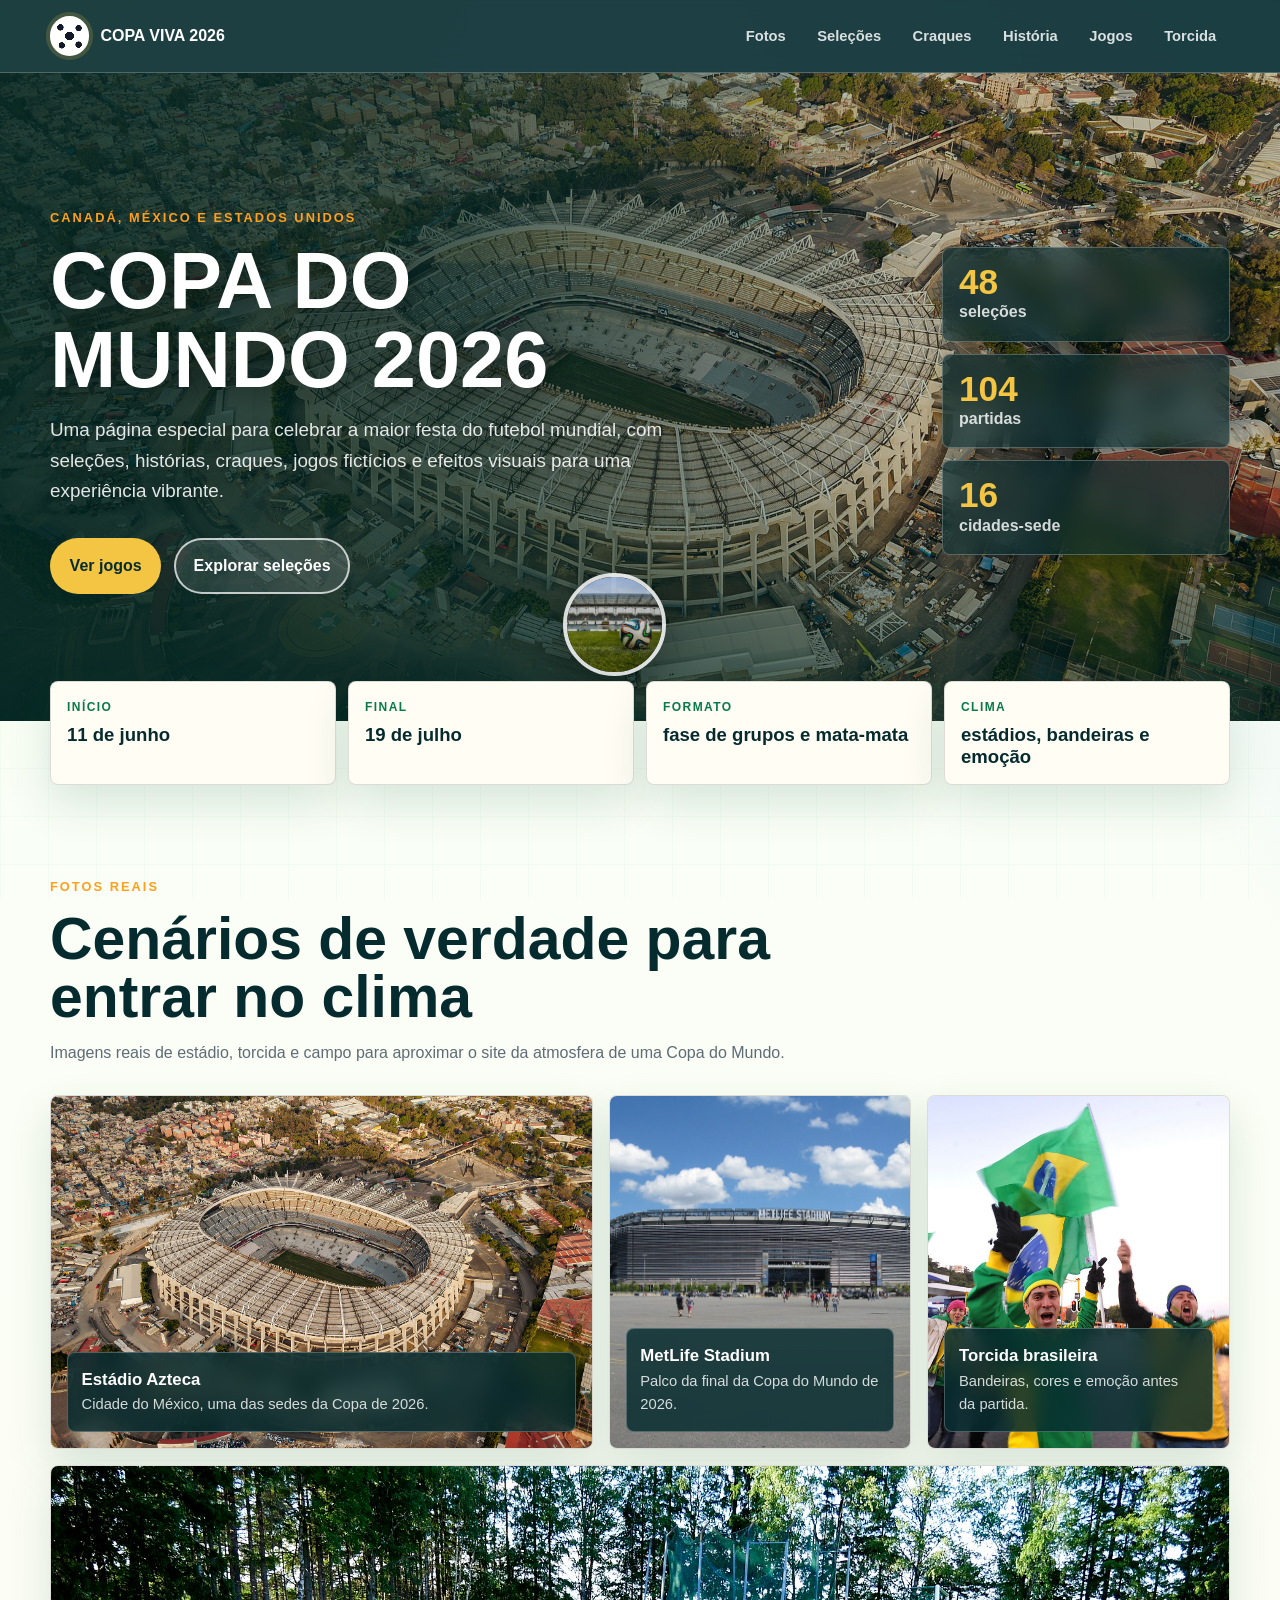
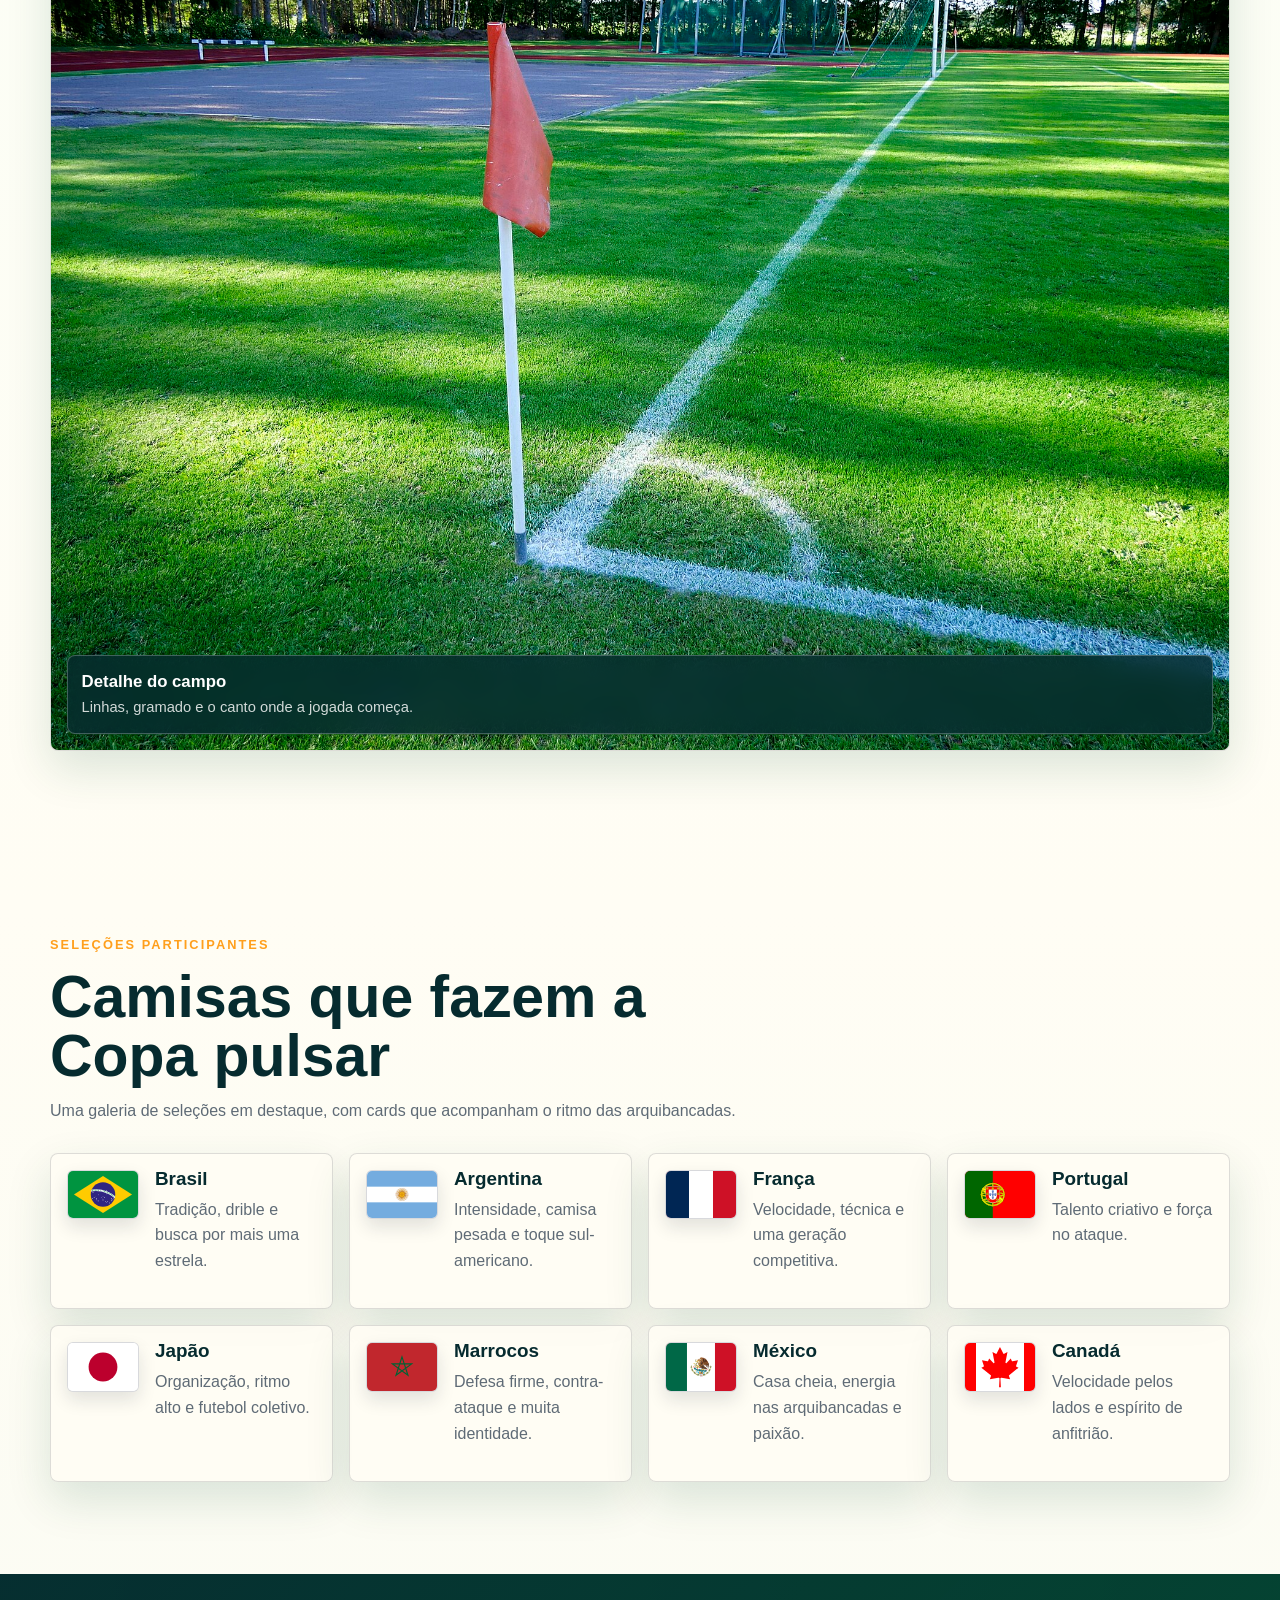
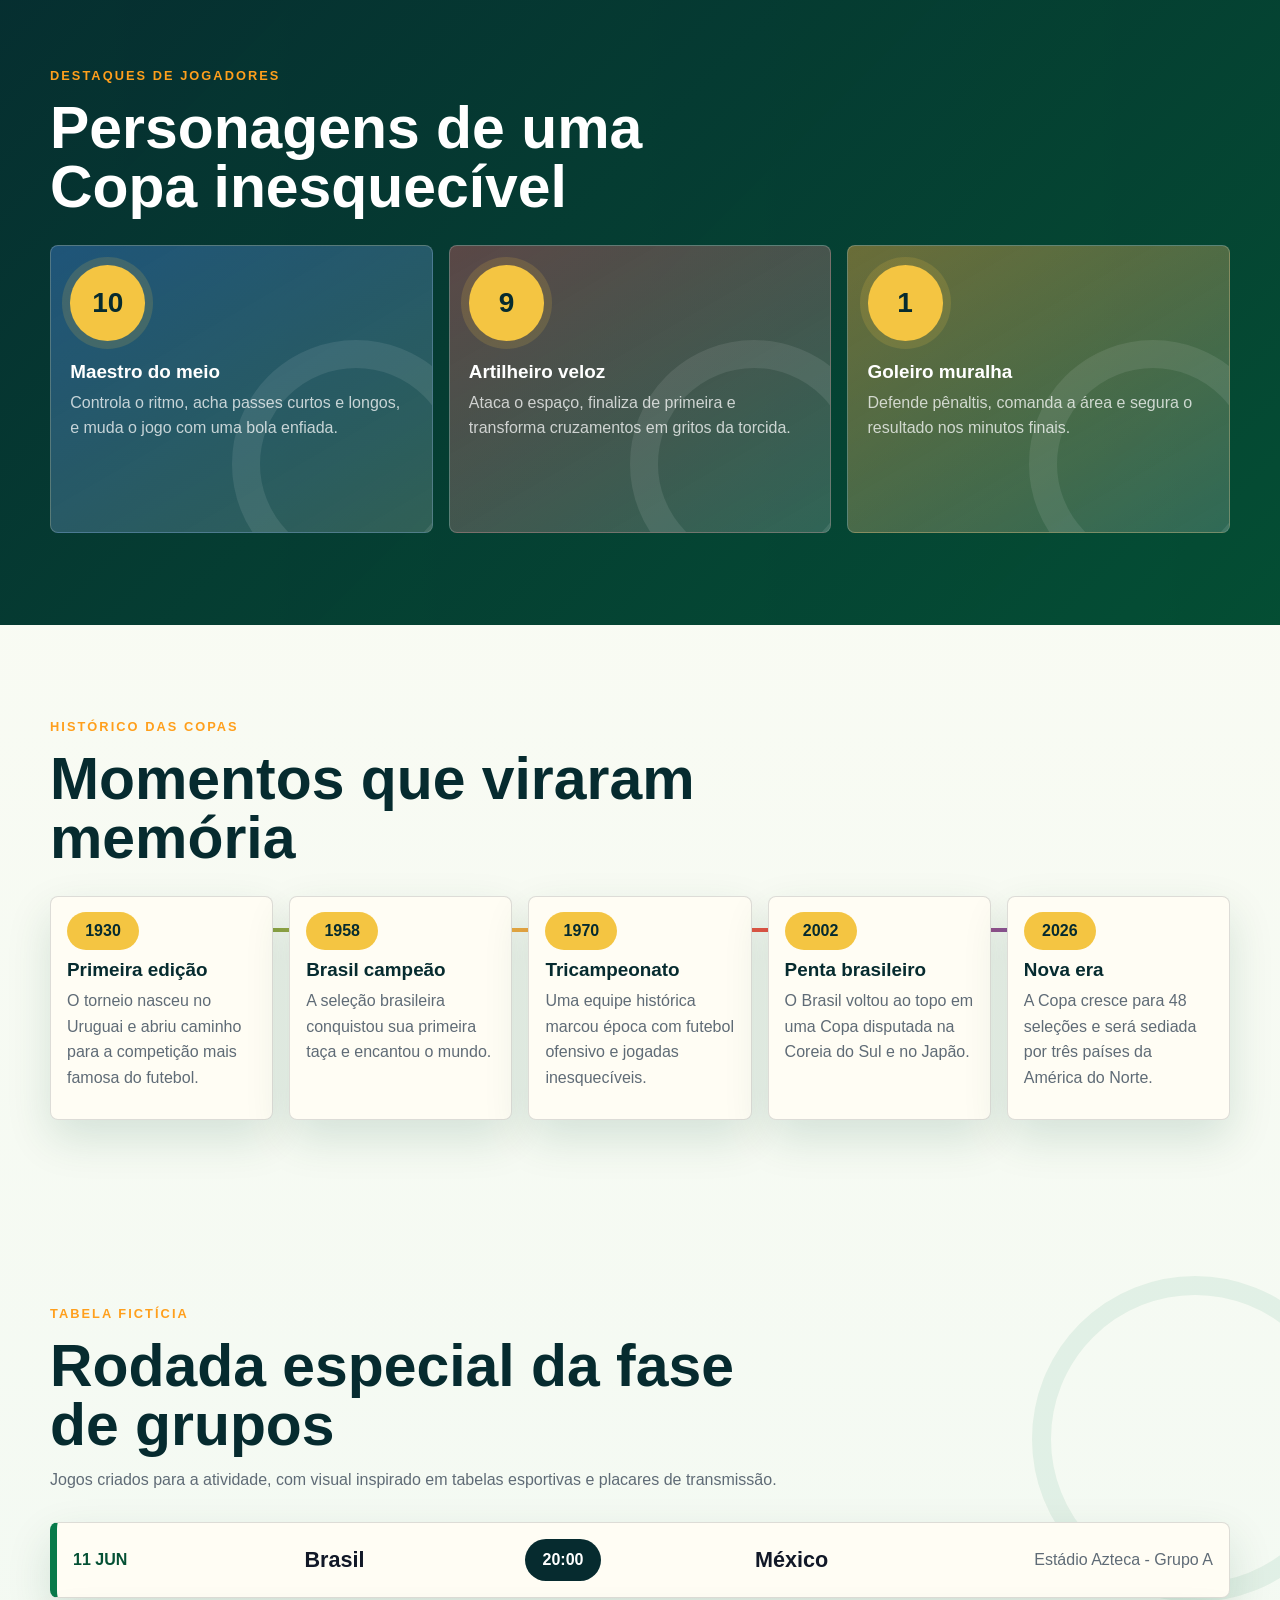
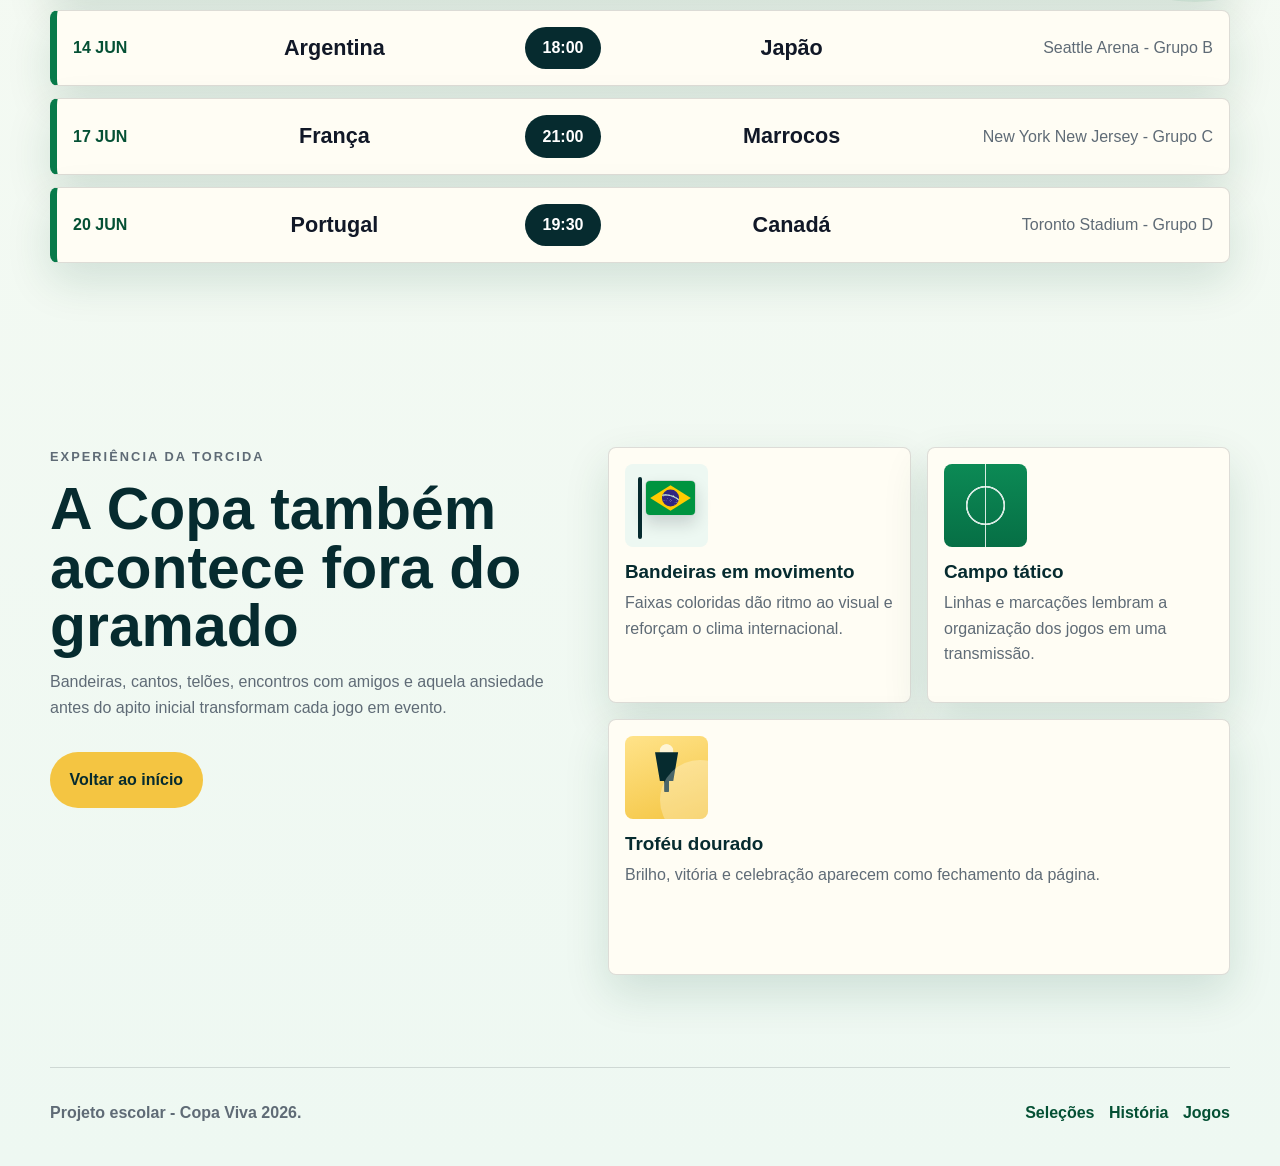
<file: index.html>
<!DOCTYPE html>
<html lang="pt-BR">
  <head>
    <meta charset="UTF-8" />
    <meta name="viewport" content="width=device-width, initial-scale=1.0" />
    <title>Copa Viva 2026 | Site da Copa do Mundo</title>
    <link rel="stylesheet" href="style.css" />
  </head>
  <body>
    <header class="site-header" id="inicio">
      <nav class="navbar" aria-label="Navegação principal">
        <a class="brand" href="#inicio" aria-label="Copa Viva 2026 - início">
          <span class="brand-ball" aria-hidden="true"></span>
          <span>Copa Viva 2026</span>
        </a>

        <input class="menu-toggle" type="checkbox" id="menu-toggle" />
        <label class="menu-button" for="menu-toggle" aria-label="Abrir menu">
          <span></span>
          <span></span>
          <span></span>
        </label>

        <ul class="nav-links">
          <li><a href="#fotos">Fotos</a></li>
          <li><a href="#selecoes">Seleções</a></li>
          <li><a href="#craques">Craques</a></li>
          <li><a href="#historia">História</a></li>
          <li><a href="#jogos">Jogos</a></li>
          <li><a href="#torcida">Torcida</a></li>
        </ul>
      </nav>
    </header>

    <main>
      <section class="hero" aria-labelledby="hero-title">
        <img
          class="hero-image"
          src="img/estadio-azteca-real.jpg"
          alt="Vista aérea real do Estádio Azteca, uma das sedes da Copa do Mundo de 2026"
        />
        <div class="hero-overlay"></div>

        <div class="hero-content">
          <p class="eyebrow">Canadá, México e Estados Unidos</p>
          <h1 id="hero-title">Copa do Mundo 2026</h1>
          <p>
            Uma página especial para celebrar a maior festa do futebol mundial,
            com seleções, histórias, craques, jogos fictícios e efeitos visuais
            para uma experiência vibrante.
          </p>

          <div class="hero-actions">
            <a class="button button-primary" href="#jogos">Ver jogos</a>
            <a class="button button-light" href="#selecoes">Explorar seleções</a>
          </div>
        </div>

        <div class="hero-facts" aria-label="Informações da Copa de 2026">
          <article>
            <strong>48</strong>
            <span>seleções</span>
          </article>
          <article>
            <strong>104</strong>
            <span>partidas</span>
          </article>
          <article>
            <strong>16</strong>
            <span>cidades-sede</span>
          </article>
        </div>

        <img class="animated-ball" src="img/bola-real.jpg" alt="" aria-hidden="true" />
      </section>

      <section class="tournament-strip" aria-label="Resumo do torneio">
        <article>
          <span>Início</span>
          <strong>11 de junho</strong>
        </article>
        <article>
          <span>Final</span>
          <strong>19 de julho</strong>
        </article>
        <article>
          <span>Formato</span>
          <strong>fase de grupos e mata-mata</strong>
        </article>
        <article>
          <span>Clima</span>
          <strong>estádios, bandeiras e emoção</strong>
        </article>
      </section>

      <section class="section photo-section" id="fotos" aria-labelledby="photos-title">
        <div class="section-heading">
          <p class="eyebrow">Fotos reais</p>
          <h2 id="photos-title">Cenários de verdade para entrar no clima</h2>
          <p>
            Imagens reais de estádio, torcida e campo para aproximar o site da
            atmosfera de uma Copa do Mundo.
          </p>
        </div>

        <div class="photo-grid">
          <figure class="photo-card photo-large">
            <img src="img/estadio-azteca-real.jpg" alt="Vista aérea do Estádio Azteca na Cidade do México" />
            <figcaption>
              <strong>Estádio Azteca</strong>
              <span>Cidade do México, uma das sedes da Copa de 2026.</span>
            </figcaption>
          </figure>
          <figure class="photo-card">
            <img src="img/metlife-soccer-real.jpg" alt="Área externa do MetLife Stadium em dia de evento esportivo" />
            <figcaption>
              <strong>MetLife Stadium</strong>
              <span>Palco da final da Copa do Mundo de 2026.</span>
            </figcaption>
          </figure>
          <figure class="photo-card">
            <img src="img/torcida-brasil-real.jpg" alt="Torcedores brasileiros com bandeiras comemorando antes de jogo da Copa" />
            <figcaption>
              <strong>Torcida brasileira</strong>
              <span>Bandeiras, cores e emoção antes da partida.</span>
            </figcaption>
          </figure>
          <figure class="photo-card">
            <img src="img/bandeirinha-campo-real.jpg" alt="Bandeirinha de escanteio em campo de futebol real" />
            <figcaption>
              <strong>Detalhe do campo</strong>
              <span>Linhas, gramado e o canto onde a jogada começa.</span>
            </figcaption>
          </figure>
        </div>
      </section>

      <section class="section section-teams" id="selecoes" aria-labelledby="teams-title">
        <div class="section-heading">
          <p class="eyebrow">Seleções participantes</p>
          <h2 id="teams-title">Camisas que fazem a Copa pulsar</h2>
          <p>
            Uma galeria de seleções em destaque, com cards que acompanham o
            ritmo das arquibancadas.
          </p>
        </div>

        <div class="team-list">
          <article class="team-card">
            <img class="flag-img" src="img/flag-brazil.svg" alt="Bandeira do Brasil" />
            <div>
              <h3>Brasil</h3>
              <p>Tradição, drible e busca por mais uma estrela.</p>
            </div>
          </article>
          <article class="team-card">
            <img class="flag-img" src="img/flag-argentina.svg" alt="Bandeira da Argentina" />
            <div>
              <h3>Argentina</h3>
              <p>Intensidade, camisa pesada e toque sul-americano.</p>
            </div>
          </article>
          <article class="team-card">
            <img class="flag-img" src="img/flag-france.svg" alt="Bandeira da França" />
            <div>
              <h3>França</h3>
              <p>Velocidade, técnica e uma geração competitiva.</p>
            </div>
          </article>
          <article class="team-card">
            <img class="flag-img" src="img/flag-portugal.svg" alt="Bandeira de Portugal" />
            <div>
              <h3>Portugal</h3>
              <p>Talento criativo e força no ataque.</p>
            </div>
          </article>
          <article class="team-card">
            <img class="flag-img" src="img/flag-japan.svg" alt="Bandeira do Japão" />
            <div>
              <h3>Japão</h3>
              <p>Organização, ritmo alto e futebol coletivo.</p>
            </div>
          </article>
          <article class="team-card">
            <img class="flag-img" src="img/flag-morocco.svg" alt="Bandeira do Marrocos" />
            <div>
              <h3>Marrocos</h3>
              <p>Defesa firme, contra-ataque e muita identidade.</p>
            </div>
          </article>
          <article class="team-card">
            <img class="flag-img" src="img/flag-mexico.svg" alt="Bandeira do México" />
            <div>
              <h3>México</h3>
              <p>Casa cheia, energia nas arquibancadas e paixão.</p>
            </div>
          </article>
          <article class="team-card">
            <img class="flag-img" src="img/flag-canada.svg" alt="Bandeira do Canadá" />
            <div>
              <h3>Canadá</h3>
              <p>Velocidade pelos lados e espírito de anfitrião.</p>
            </div>
          </article>
        </div>
      </section>

      <section class="section stars-section" id="craques" aria-labelledby="stars-title">
        <div class="section-heading">
          <p class="eyebrow">Destaques de jogadores</p>
          <h2 id="stars-title">Personagens de uma Copa inesquecível</h2>
        </div>

        <div class="stars-list">
          <article class="star-card star-one">
            <span class="shirt-number">10</span>
            <h3>Maestro do meio</h3>
            <p>Controla o ritmo, acha passes curtos e longos, e muda o jogo com uma bola enfiada.</p>
          </article>
          <article class="star-card star-two">
            <span class="shirt-number">9</span>
            <h3>Artilheiro veloz</h3>
            <p>Ataca o espaço, finaliza de primeira e transforma cruzamentos em gritos da torcida.</p>
          </article>
          <article class="star-card star-three">
            <span class="shirt-number">1</span>
            <h3>Goleiro muralha</h3>
            <p>Defende pênaltis, comanda a área e segura o resultado nos minutos finais.</p>
          </article>
        </div>
      </section>

      <section class="section history-section" id="historia" aria-labelledby="history-title">
        <div class="section-heading">
          <p class="eyebrow">Histórico das Copas</p>
          <h2 id="history-title">Momentos que viraram memória</h2>
        </div>

        <div class="timeline">
          <article>
            <span>1930</span>
            <h3>Primeira edição</h3>
            <p>O torneio nasceu no Uruguai e abriu caminho para a competição mais famosa do futebol.</p>
          </article>
          <article>
            <span>1958</span>
            <h3>Brasil campeão</h3>
            <p>A seleção brasileira conquistou sua primeira taça e encantou o mundo.</p>
          </article>
          <article>
            <span>1970</span>
            <h3>Tricampeonato</h3>
            <p>Uma equipe histórica marcou época com futebol ofensivo e jogadas inesquecíveis.</p>
          </article>
          <article>
            <span>2002</span>
            <h3>Penta brasileiro</h3>
            <p>O Brasil voltou ao topo em uma Copa disputada na Coreia do Sul e no Japão.</p>
          </article>
          <article>
            <span>2026</span>
            <h3>Nova era</h3>
            <p>A Copa cresce para 48 seleções e será sediada por três países da América do Norte.</p>
          </article>
        </div>
      </section>

      <section class="section games-section" id="jogos" aria-labelledby="games-title">
        <div class="section-heading">
          <p class="eyebrow">Tabela fictícia</p>
          <h2 id="games-title">Rodada especial da fase de grupos</h2>
          <p>
            Jogos criados para a atividade, com visual inspirado em tabelas
            esportivas e placares de transmissão.
          </p>
        </div>

        <div class="match-board" role="list" aria-label="Lista de jogos fictícios">
          <article class="match-card" role="listitem">
            <span class="match-date">11 jun</span>
            <div class="match-teams">
              <strong>Brasil</strong>
              <span>20:00</span>
              <strong>México</strong>
            </div>
            <p>Estádio Azteca - Grupo A</p>
          </article>
          <article class="match-card" role="listitem">
            <span class="match-date">14 jun</span>
            <div class="match-teams">
              <strong>Argentina</strong>
              <span>18:00</span>
              <strong>Japão</strong>
            </div>
            <p>Seattle Arena - Grupo B</p>
          </article>
          <article class="match-card" role="listitem">
            <span class="match-date">17 jun</span>
            <div class="match-teams">
              <strong>França</strong>
              <span>21:00</span>
              <strong>Marrocos</strong>
            </div>
            <p>New York New Jersey - Grupo C</p>
          </article>
          <article class="match-card" role="listitem">
            <span class="match-date">20 jun</span>
            <div class="match-teams">
              <strong>Portugal</strong>
              <span>19:30</span>
              <strong>Canadá</strong>
            </div>
            <p>Toronto Stadium - Grupo D</p>
          </article>
        </div>
      </section>

      <section class="section fan-section" id="torcida" aria-labelledby="fan-title">
        <div class="fan-copy">
          <p class="eyebrow">Experiência da torcida</p>
          <h2 id="fan-title">A Copa também acontece fora do gramado</h2>
          <p>
            Bandeiras, cantos, telões, encontros com amigos e aquela ansiedade
            antes do apito inicial transformam cada jogo em evento.
          </p>
          <a class="button button-primary" href="#inicio">Voltar ao início</a>
        </div>

        <div class="fan-features" aria-label="Elementos da experiência da torcida">
          <article>
            <span class="feature-icon real-flag-icon" aria-hidden="true">
              <img src="img/flag-brazil.svg" alt="" />
            </span>
            <h3>Bandeiras em movimento</h3>
            <p>Faixas coloridas dão ritmo ao visual e reforçam o clima internacional.</p>
          </article>
          <article>
            <span class="feature-icon icon-field" aria-hidden="true"></span>
            <h3>Campo tático</h3>
            <p>Linhas e marcações lembram a organização dos jogos em uma transmissão.</p>
          </article>
          <article>
            <span class="feature-icon icon-cup" aria-hidden="true"></span>
            <h3>Troféu dourado</h3>
            <p>Brilho, vitória e celebração aparecem como fechamento da página.</p>
          </article>
        </div>
      </section>
    </main>

    <footer class="site-footer">
      <p>Projeto escolar - Copa Viva 2026.</p>
      <div class="footer-links">
        <a href="#selecoes">Seleções</a>
        <a href="#historia">História</a>
        <a href="#jogos">Jogos</a>
      </div>
    </footer>
  </body>
</html>
</file>
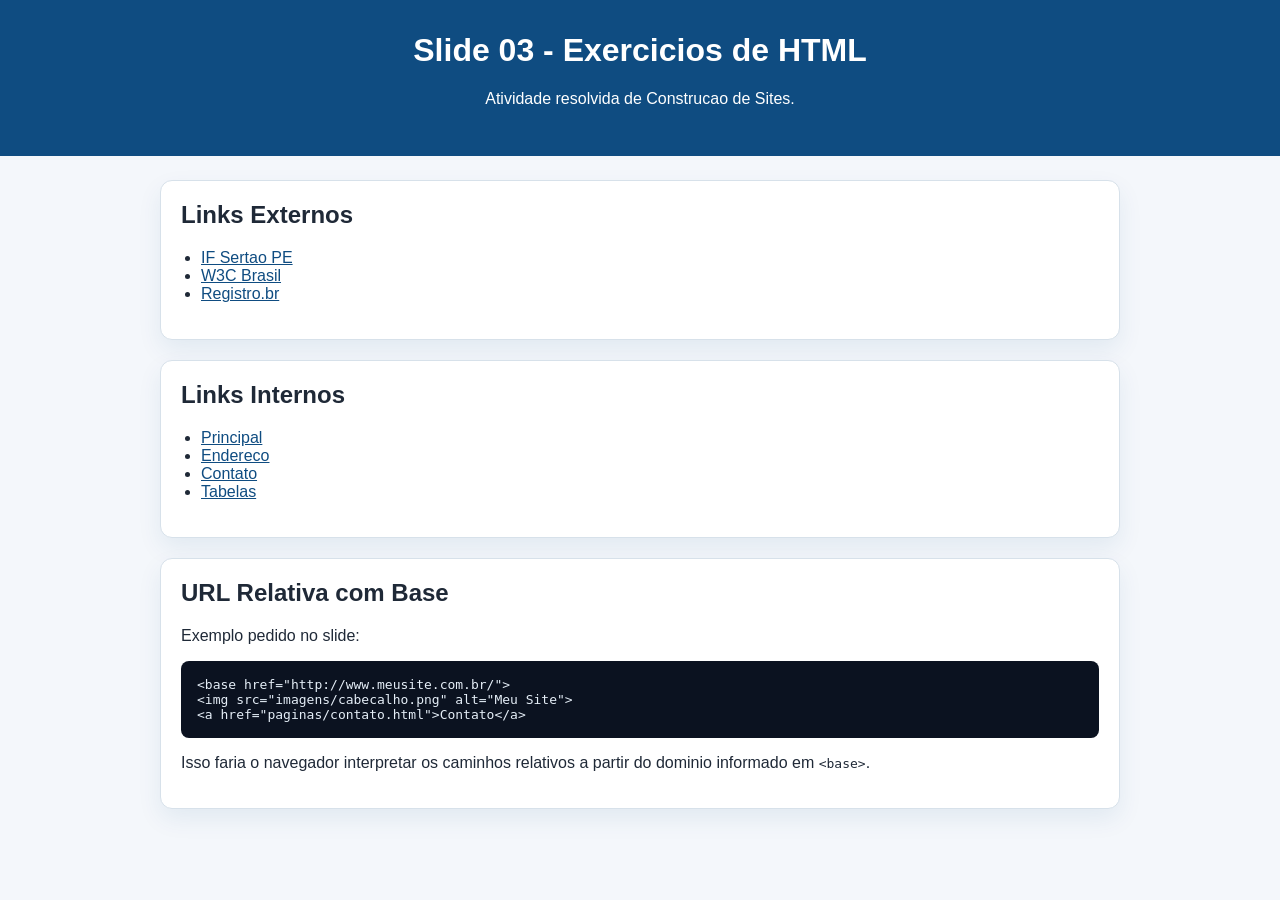
<file: output/slide-03-atividade/index.html>
<!DOCTYPE html>
<html lang="pt-BR">
<head>
  <meta charset="UTF-8">
  <meta name="viewport" content="width=device-width, initial-scale=1.0">
  <title>Slide 03 - Principal</title>
  <link rel="stylesheet" href="style.css">
</head>
<body>
  <header class="page-header">
    <h1>Slide 03 - Exercicios de HTML</h1>
    <p>Atividade resolvida de Construcao de Sites.</p>
  </header>

  <main class="container">
    <section class="card">
      <h2>Links Externos</h2>
      <ul>
        <li><a href="http://www.ifsertao-pe.edu.br" target="_blank" rel="noreferrer">IF Sertao PE</a></li>
        <li><a href="http://www.w3c.br" target="_blank" rel="noreferrer">W3C Brasil</a></li>
        <li><a href="http://www.registro.br" target="_blank" rel="noreferrer">Registro.br</a></li>
      </ul>
    </section>

    <section class="card">
      <h2>Links Internos</h2>
      <ul>
        <li><a href="index.html">Principal</a></li>
        <li><a href="endereco.html">Endereco</a></li>
        <li><a href="contato.html">Contato</a></li>
        <li><a href="tabelas.html">Tabelas</a></li>
      </ul>
    </section>

    <section class="card">
      <h2>URL Relativa com Base</h2>
      <p>Exemplo pedido no slide:</p>
      <pre><code>&lt;base href="http://www.meusite.com.br/"&gt;
&lt;img src="imagens/cabecalho.png" alt="Meu Site"&gt;
&lt;a href="paginas/contato.html"&gt;Contato&lt;/a&gt;</code></pre>
      <p>Isso faria o navegador interpretar os caminhos relativos a partir do dominio informado em <code>&lt;base&gt;</code>.</p>
    </section>
  </main>
</body>
</html>
</file>
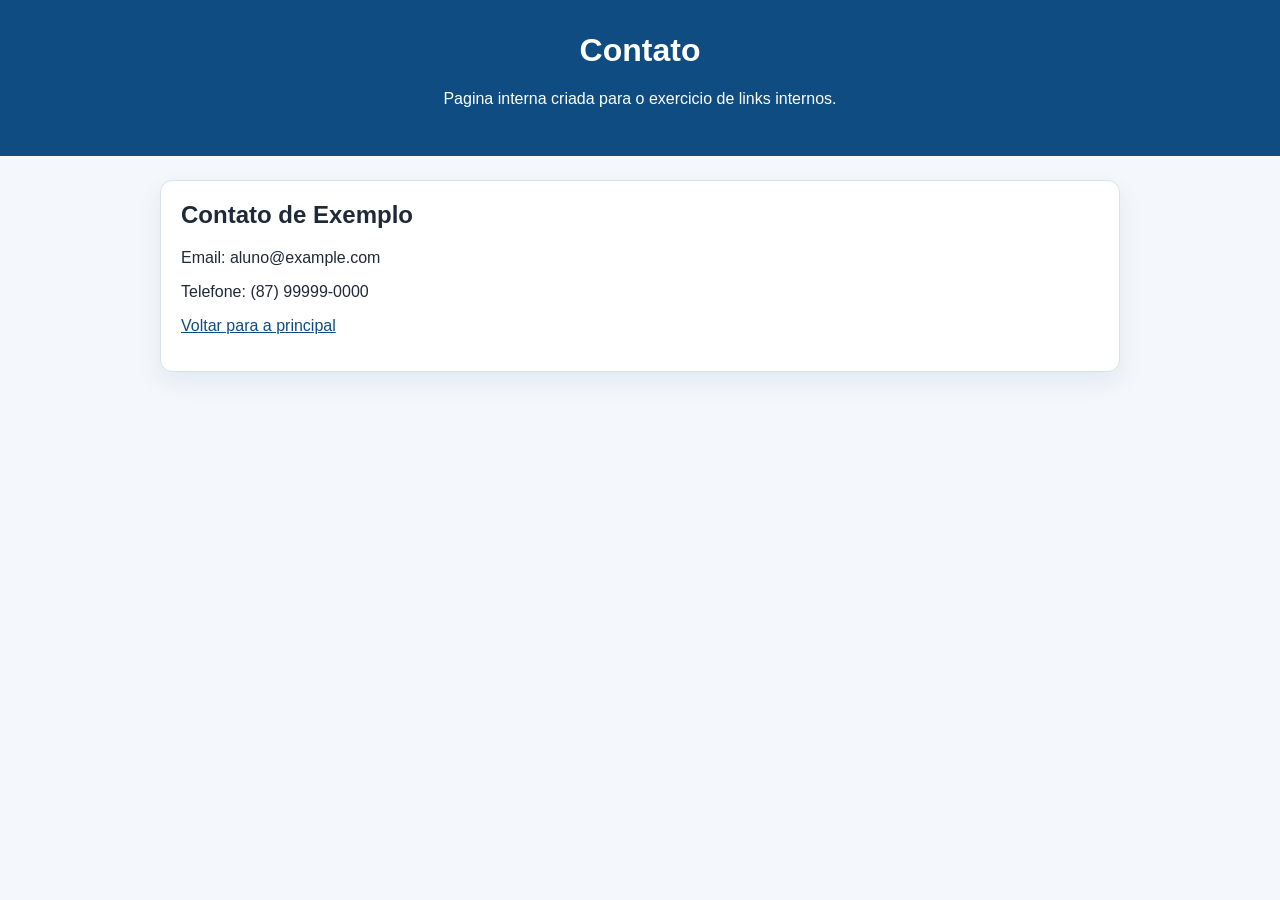
<file: output/slide-03-atividade/contato.html>
<!DOCTYPE html>
<html lang="pt-BR">
<head>
  <meta charset="UTF-8">
  <meta name="viewport" content="width=device-width, initial-scale=1.0">
  <title>Slide 03 - Contato</title>
  <link rel="stylesheet" href="style.css">
</head>
<body>
  <header class="page-header">
    <h1>Contato</h1>
    <p>Pagina interna criada para o exercicio de links internos.</p>
  </header>

  <main class="container">
    <section class="card">
      <h2>Contato de Exemplo</h2>
      <p>Email: aluno@example.com</p>
      <p>Telefone: (87) 99999-0000</p>
      <p><a href="index.html">Voltar para a principal</a></p>
    </section>
  </main>
</body>
</html>
</file>
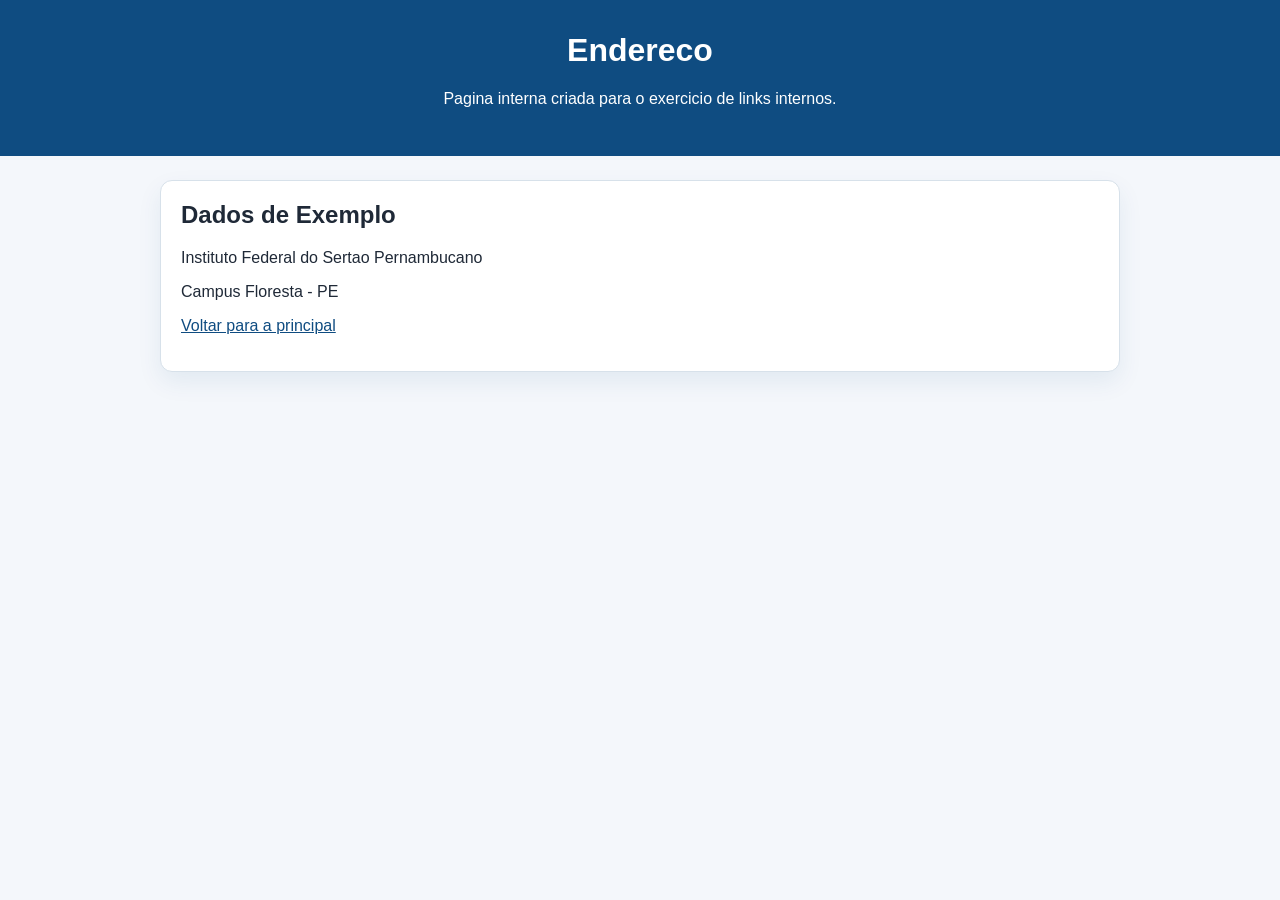
<file: output/slide-03-atividade/endereco.html>
<!DOCTYPE html>
<html lang="pt-BR">
<head>
  <meta charset="UTF-8">
  <meta name="viewport" content="width=device-width, initial-scale=1.0">
  <title>Slide 03 - Endereco</title>
  <link rel="stylesheet" href="style.css">
</head>
<body>
  <header class="page-header">
    <h1>Endereco</h1>
    <p>Pagina interna criada para o exercicio de links internos.</p>
  </header>

  <main class="container">
    <section class="card">
      <h2>Dados de Exemplo</h2>
      <p>Instituto Federal do Sertao Pernambucano</p>
      <p>Campus Floresta - PE</p>
      <p><a href="index.html">Voltar para a principal</a></p>
    </section>
  </main>
</body>
</html>
</file>
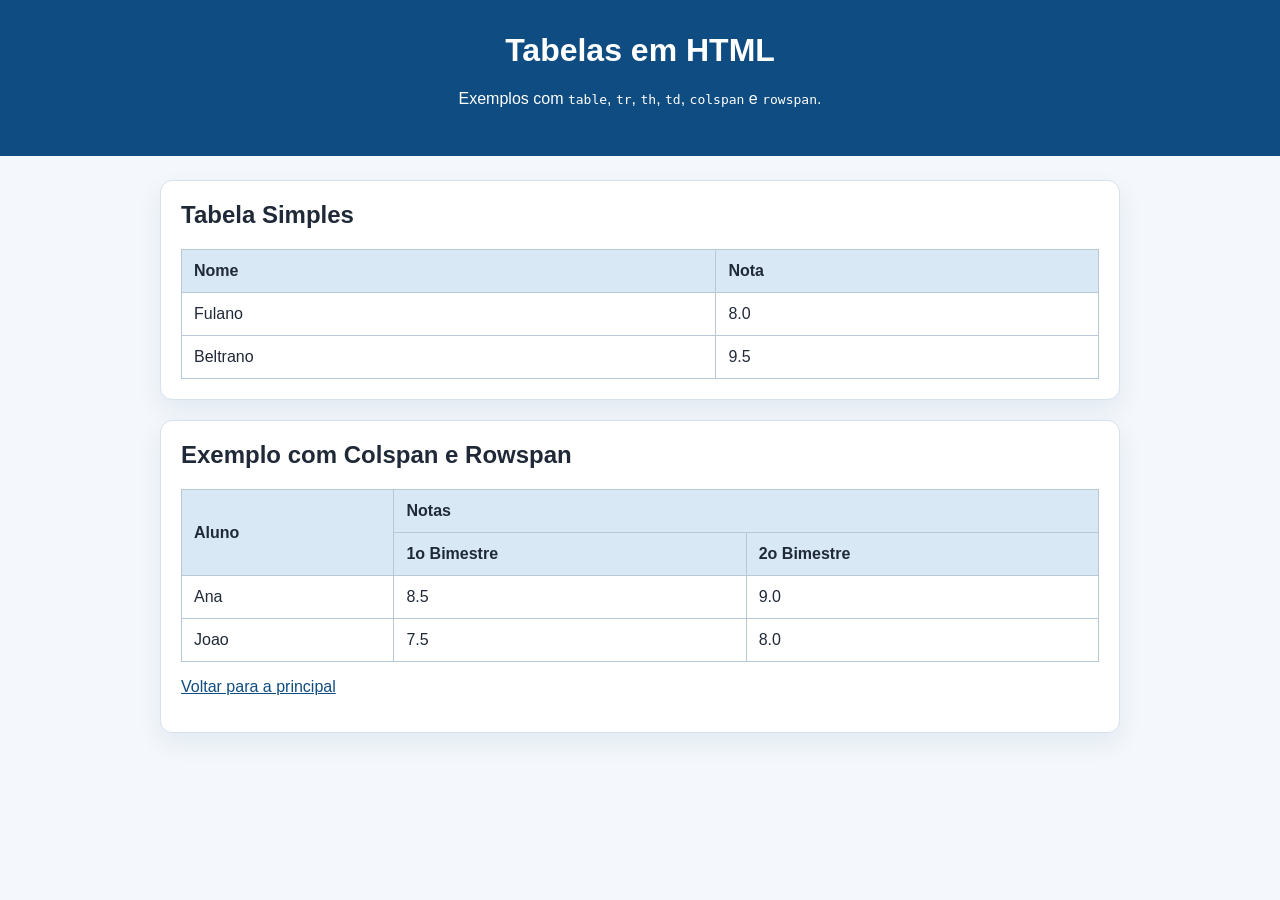
<file: output/slide-03-atividade/tabelas.html>
<!DOCTYPE html>
<html lang="pt-BR">
<head>
  <meta charset="UTF-8">
  <meta name="viewport" content="width=device-width, initial-scale=1.0">
  <title>Slide 03 - Tabelas</title>
  <link rel="stylesheet" href="style.css">
</head>
<body>
  <header class="page-header">
    <h1>Tabelas em HTML</h1>
    <p>Exemplos com <code>table</code>, <code>tr</code>, <code>th</code>, <code>td</code>, <code>colspan</code> e <code>rowspan</code>.</p>
  </header>

  <main class="container">
    <section class="card">
      <h2>Tabela Simples</h2>
      <table>
        <tr>
          <th>Nome</th>
          <th>Nota</th>
        </tr>
        <tr>
          <td>Fulano</td>
          <td>8.0</td>
        </tr>
        <tr>
          <td>Beltrano</td>
          <td>9.5</td>
        </tr>
      </table>
    </section>

    <section class="card">
      <h2>Exemplo com Colspan e Rowspan</h2>
      <table>
        <tr>
          <th rowspan="2">Aluno</th>
          <th colspan="2">Notas</th>
        </tr>
        <tr>
          <th>1o Bimestre</th>
          <th>2o Bimestre</th>
        </tr>
        <tr>
          <td>Ana</td>
          <td>8.5</td>
          <td>9.0</td>
        </tr>
        <tr>
          <td>Joao</td>
          <td>7.5</td>
          <td>8.0</td>
        </tr>
      </table>
      <p><a href="index.html">Voltar para a principal</a></p>
    </section>
  </main>
</body>
</html>
</file>
<file: style.css>
:root {
  --ink: #111827;
  --deep: #062b2f;
  --green: #087a4a;
  --green-dark: #045034;
  --lime: #c7ef5b;
  --gold: #f4c542;
  --sun: #ff9f1c;
  --red: #e53946;
  --blue: #1f75fe;
  --sky: #d8f3ff;
  --paper: #fffdf4;
  --mist: #edf8f2;
  --muted: #5f6b76;
  --line: rgba(17, 24, 39, 0.14);
  --shadow: 0 18px 45px rgba(4, 80, 52, 0.14);
}

* {
  box-sizing: border-box;
}

html {
  scroll-behavior: smooth;
}

body {
  margin: 0;
  overflow-x: hidden;
  color: var(--ink);
  background:
    linear-gradient(120deg, rgba(199, 239, 91, 0.18), transparent 26rem),
    linear-gradient(240deg, rgba(31, 117, 254, 0.13), transparent 30rem),
    linear-gradient(180deg, #f7fff7 0%, #fffdf4 42%, #eef8f2 100%);
  font-family: Arial, Helvetica, sans-serif;
  line-height: 1.6;
}

body::before {
  position: fixed;
  inset: 0;
  z-index: -1;
  pointer-events: none;
  content: "";
  opacity: 0.34;
  background-image:
    linear-gradient(rgba(8, 122, 74, 0.08) 1px, transparent 1px),
    linear-gradient(90deg, rgba(8, 122, 74, 0.08) 1px, transparent 1px);
  background-size: 3rem 3rem;
}

img {
  display: block;
  max-width: 100%;
}

a {
  color: inherit;
  text-decoration: none;
}

h1,
h2,
h3,
p {
  margin-top: 0;
}

h1,
h2,
h3 {
  line-height: 1;
  letter-spacing: 0;
}

h1 {
  max-width: 14ch;
  margin-bottom: 1rem;
  color: #ffffff;
  font-size: clamp(3rem, 6.2vw, 5.8rem);
  text-transform: uppercase;
  text-shadow: 0 8px 28px rgba(0, 0, 0, 0.5);
}

h2 {
  margin-bottom: 0.8rem;
  color: var(--deep);
  font-size: clamp(2.1rem, 4.6vw, 4rem);
}

h3 {
  margin-bottom: 0.5rem;
  color: var(--deep);
  font-size: 1.18rem;
}

.site-header {
  position: sticky;
  top: 0;
  z-index: 20;
  border-bottom: 1px solid rgba(255, 255, 255, 0.22);
  background: rgba(6, 43, 47, 0.9);
  backdrop-filter: blur(16px);
}

.navbar,
.brand,
.nav-links,
.hero,
.hero-actions,
.hero-facts,
.tournament-strip,
.team-list,
.team-card,
.photo-grid,
.stars-list,
.timeline,
.match-card,
.match-teams,
.fan-section,
.fan-features,
.site-footer,
.footer-links {
  display: flex;
}

.navbar {
  width: min(1180px, calc(100% - 2rem));
  min-width: 0;
  min-height: 4.5rem;
  margin: 0 auto;
  align-items: center;
  justify-content: space-between;
  gap: 1rem;
}

.brand {
  min-width: 0;
  align-items: center;
  gap: 0.7rem;
  color: #ffffff;
  font-weight: 900;
  text-transform: uppercase;
}

.brand-ball {
  position: relative;
  flex: 0 0 2.45rem;
  width: 2.45rem;
  height: 2.45rem;
  border: 2px solid #ffffff;
  border-radius: 50%;
  background:
    radial-gradient(circle at 50% 50%, var(--ink) 0 17%, transparent 18%),
    radial-gradient(circle at 24% 26%, var(--ink) 0 8%, transparent 9%),
    radial-gradient(circle at 76% 28%, var(--ink) 0 8%, transparent 9%),
    radial-gradient(circle at 28% 76%, var(--ink) 0 8%, transparent 9%),
    radial-gradient(circle at 76% 74%, var(--ink) 0 8%, transparent 9%),
    #ffffff;
  box-shadow: 0 0 0 4px rgba(244, 197, 66, 0.18);
}

.menu-toggle {
  display: none;
}

.menu-button {
  display: none;
  width: 2.75rem;
  height: 2.75rem;
  cursor: pointer;
  align-items: center;
  justify-content: center;
  flex-direction: column;
  gap: 0.34rem;
  border: 1px solid rgba(255, 255, 255, 0.28);
  border-radius: 50%;
  background: rgba(255, 255, 255, 0.1);
}

.menu-button span {
  width: 1.24rem;
  height: 0.13rem;
  border-radius: 999px;
  background: #ffffff;
}

.nav-links {
  margin: 0;
  padding: 0;
  list-style: none;
  align-items: center;
  justify-content: flex-end;
  gap: 0.25rem;
}

.nav-links a {
  min-height: 2.45rem;
  padding: 0.55rem 0.86rem;
  border-radius: 999px;
  color: rgba(255, 255, 255, 0.84);
  font-size: 0.92rem;
  font-weight: 800;
  transition: color 180ms ease, background 180ms ease, transform 180ms ease;
}

.nav-links a:hover,
.nav-links a:focus-visible {
  color: var(--deep);
  background: var(--gold);
  transform: translateY(-2px);
}

main {
  overflow: hidden;
}

.hero {
  position: relative;
  min-height: clamp(31rem, 72svh, 43rem);
  align-items: center;
  justify-content: space-between;
  gap: clamp(1.5rem, 5vw, 4rem);
  padding: clamp(3.2rem, 7vw, 5.5rem) max(1rem, calc((100% - 1180px) / 2)) clamp(3.4rem, 7vw, 5rem);
  color: #ffffff;
  isolation: isolate;
}

.hero-image,
.hero-overlay {
  position: absolute;
  inset: 0;
}

.hero-image {
  z-index: -3;
  width: 100%;
  height: 100%;
  object-fit: cover;
}

.hero-overlay {
  z-index: -2;
  background:
    linear-gradient(90deg, rgba(4, 40, 36, 0.88) 0%, rgba(4, 40, 36, 0.7) 37%, rgba(4, 40, 36, 0.22) 72%),
    linear-gradient(0deg, rgba(4, 40, 36, 0.62) 0%, transparent 35%);
}

.hero-content {
  z-index: 1;
  width: min(100%, 45rem);
  min-width: 0;
  flex: 1 1 36rem;
  max-width: 45rem;
}

.hero-content p:not(.eyebrow) {
  max-width: 41rem;
  margin-bottom: 0;
  color: rgba(255, 255, 255, 0.88);
  font-size: clamp(1rem, 2vw, 1.18rem);
  text-shadow: 0 4px 18px rgba(0, 0, 0, 0.42);
}

.eyebrow {
  margin-bottom: 0.75rem;
  color: var(--sun);
  font-size: 0.8rem;
  font-weight: 900;
  letter-spacing: 0.16em;
  text-transform: uppercase;
}

.hero-actions {
  margin-top: 2rem;
  flex-wrap: wrap;
  gap: 0.8rem;
}

.button {
  display: inline-flex;
  min-height: 3rem;
  align-items: center;
  justify-content: center;
  padding: 0.82rem 1.1rem;
  border: 2px solid transparent;
  border-radius: 999px;
  font-weight: 900;
  transition: background 180ms ease, border-color 180ms ease, color 180ms ease, transform 180ms ease;
}

.button:hover,
.button:focus-visible {
  transform: translateY(-3px) scale(1.02);
}

.button-primary {
  color: var(--deep);
  background: var(--gold);
}

.button-light {
  color: #ffffff;
  border-color: rgba(255, 255, 255, 0.72);
  background: rgba(255, 255, 255, 0.12);
}

.hero-facts {
  z-index: 1;
  min-width: 0;
  flex: 0 1 18rem;
  flex-direction: column;
  gap: 0.75rem;
}

.hero-facts article {
  min-width: 0;
  padding: 1rem;
  border: 1px solid rgba(255, 255, 255, 0.24);
  border-radius: 8px;
  background: rgba(6, 43, 47, 0.64);
  box-shadow: 0 16px 36px rgba(0, 0, 0, 0.22);
  backdrop-filter: blur(12px);
  transition: transform 180ms ease, background 180ms ease;
}

.hero-facts article:hover {
  background: rgba(6, 43, 47, 0.78);
  transform: translateX(-6px);
}

.hero-facts strong,
.hero-facts span {
  display: block;
}

.hero-facts strong {
  color: var(--gold);
  font-size: 2.2rem;
  line-height: 1;
}

.hero-facts span {
  color: rgba(255, 255, 255, 0.82);
  font-weight: 800;
}

.animated-ball {
  position: absolute;
  left: 44%;
  bottom: 7%;
  z-index: -1;
  width: clamp(4.4rem, 8vw, 7rem);
  height: clamp(4.4rem, 8vw, 7rem);
  border: 4px solid #ffffff;
  border-radius: 50%;
  opacity: 0.84;
  object-fit: cover;
  object-position: 72% 63%;
  box-shadow: 0 18px 38px rgba(0, 0, 0, 0.32);
  animation: ball-flight 7s ease-in-out infinite;
}

.tournament-strip {
  position: relative;
  z-index: 3;
  width: min(1180px, calc(100% - 2rem));
  margin: -2.5rem auto 0;
  flex-wrap: wrap;
  gap: 0.75rem;
}

.tournament-strip article {
  flex: 1 1 13rem;
  min-height: 6.25rem;
  padding: 1rem;
  border: 1px solid var(--line);
  border-radius: 8px;
  background: var(--paper);
  box-shadow: var(--shadow);
}

.tournament-strip span {
  display: block;
  color: var(--green);
  font-size: 0.75rem;
  font-weight: 900;
  letter-spacing: 0.12em;
  text-transform: uppercase;
}

.tournament-strip strong {
  display: block;
  margin-top: 0.4rem;
  color: var(--deep);
  font-size: 1.16rem;
  line-height: 1.2;
}

.section {
  width: min(1180px, calc(100% - 2rem));
  margin: 0 auto;
  padding: clamp(3rem, 8vw, 5.75rem) 0;
}

.section-heading {
  width: min(100%, 46rem);
  min-width: 0;
  max-width: 46rem;
  margin-bottom: 1.8rem;
}

.section-heading p:not(.eyebrow),
.photo-card span,
.team-card p,
.star-card p,
.timeline p,
.match-card p,
.fan-copy p,
.fan-features p {
  color: var(--muted);
}

.photo-grid {
  flex-wrap: wrap;
  gap: 1rem;
}

.photo-card {
  position: relative;
  flex: 1 1 18rem;
  min-height: 22rem;
  margin: 0;
  overflow: hidden;
  border: 1px solid var(--line);
  border-radius: 8px;
  background: var(--paper);
  box-shadow: var(--shadow);
  transition: transform 180ms ease, box-shadow 180ms ease;
}

.photo-card:hover {
  box-shadow: 0 24px 54px rgba(4, 80, 52, 0.2);
  transform: translateY(-6px);
}

.photo-large {
  flex-basis: 33rem;
}

.photo-card img {
  width: 100%;
  height: 100%;
  min-height: 22rem;
  object-fit: cover;
  transition: transform 280ms ease;
}

.photo-card:hover img {
  transform: scale(1.04);
}

.photo-card figcaption {
  position: absolute;
  right: 1rem;
  bottom: 1rem;
  left: 1rem;
  padding: 0.85rem;
  border: 1px solid rgba(255, 255, 255, 0.24);
  border-radius: 8px;
  color: #ffffff;
  background: rgba(6, 43, 47, 0.82);
  backdrop-filter: blur(10px);
}

.photo-card strong,
.photo-card span {
  display: block;
}

.photo-card strong {
  font-size: 1.05rem;
}

.photo-card span {
  color: rgba(255, 255, 255, 0.82);
  font-size: 0.92rem;
}

.team-list {
  flex-wrap: wrap;
  gap: 1rem;
}

.team-card {
  flex: 1 1 16rem;
  min-height: 9.8rem;
  align-items: flex-start;
  gap: 1rem;
  padding: 1rem;
  border: 1px solid var(--line);
  border-radius: 8px;
  background: rgba(255, 253, 244, 0.86);
  box-shadow: var(--shadow);
  transition: border-color 180ms ease, box-shadow 180ms ease, transform 180ms ease;
}

.team-card:hover {
  border-color: rgba(8, 122, 74, 0.45);
  box-shadow: 0 24px 50px rgba(4, 80, 52, 0.18);
  transform: translateY(-6px);
}

.team-card p,
.star-card p,
.timeline p,
.match-card p,
.fan-features p {
  margin-bottom: 0;
}

.flag-img {
  flex: 0 0 4.5rem;
  width: 4.5rem;
  height: 3.1rem;
  border: 1px solid rgba(17, 24, 39, 0.16);
  border-radius: 6px;
  background: #ffffff;
  object-fit: cover;
  box-shadow: 0 8px 18px rgba(17, 24, 39, 0.12);
  transform-origin: left center;
  animation: flag-wave 3s ease-in-out infinite;
}

.stars-section {
  width: 100%;
  max-width: none;
  padding-right: max(1rem, calc((100% - 1180px) / 2));
  padding-left: max(1rem, calc((100% - 1180px) / 2));
  background:
    linear-gradient(135deg, rgba(6, 43, 47, 0.96), rgba(4, 80, 52, 0.95)),
    linear-gradient(90deg, var(--green), var(--deep));
}

.stars-section h2,
.stars-section h3 {
  color: #ffffff;
}

.stars-section .section-heading p:not(.eyebrow) {
  color: rgba(255, 255, 255, 0.72);
}

.stars-list {
  flex-wrap: wrap;
  gap: 1rem;
}

.star-card {
  position: relative;
  flex: 1 1 17rem;
  min-height: 18rem;
  overflow: hidden;
  padding: 1.2rem;
  border: 1px solid rgba(255, 255, 255, 0.2);
  border-radius: 8px;
  background: rgba(255, 255, 255, 0.1);
  transition: transform 180ms ease, background 180ms ease;
}

.star-card:hover {
  background: rgba(255, 255, 255, 0.15);
  transform: translateY(-7px) rotate(-1deg);
}

.star-card::after {
  position: absolute;
  right: -3rem;
  bottom: -3.5rem;
  width: 12rem;
  height: 12rem;
  border: 1.8rem solid rgba(255, 255, 255, 0.09);
  border-radius: 50%;
  content: "";
}

.star-card p {
  color: rgba(255, 255, 255, 0.74);
}

.shirt-number {
  display: inline-flex;
  width: 4.7rem;
  height: 4.7rem;
  margin-bottom: 1.4rem;
  align-items: center;
  justify-content: center;
  border-radius: 50%;
  color: var(--deep);
  background: var(--gold);
  font-size: 1.75rem;
  font-weight: 900;
  box-shadow: 0 0 0 8px rgba(244, 197, 66, 0.15);
}

.star-one {
  background-image: linear-gradient(150deg, rgba(31, 117, 254, 0.28), rgba(255, 255, 255, 0.08));
}

.star-two {
  background-image: linear-gradient(150deg, rgba(229, 57, 70, 0.3), rgba(255, 255, 255, 0.08));
}

.star-three {
  background-image: linear-gradient(150deg, rgba(255, 159, 28, 0.34), rgba(255, 255, 255, 0.08));
}

.timeline {
  position: relative;
  flex-wrap: wrap;
  gap: 1rem;
}

.timeline::before {
  position: absolute;
  top: 2rem;
  left: 0;
  width: 100%;
  height: 4px;
  border-radius: 999px;
  content: "";
  background: linear-gradient(90deg, var(--green), var(--gold), var(--red), var(--blue));
}

.timeline article {
  position: relative;
  flex: 1 1 12rem;
  min-height: 14rem;
  padding: 4rem 1rem 1rem;
  border: 1px solid var(--line);
  border-radius: 8px;
  background: var(--paper);
  box-shadow: var(--shadow);
}

.timeline span {
  position: absolute;
  top: 0.9rem;
  left: 1rem;
  display: inline-flex;
  min-width: 4.5rem;
  min-height: 2.4rem;
  align-items: center;
  justify-content: center;
  border-radius: 999px;
  color: var(--deep);
  background: var(--gold);
  font-weight: 900;
}

.games-section {
  position: relative;
}

.games-section::before {
  position: absolute;
  top: 4rem;
  right: -8rem;
  width: 18rem;
  height: 18rem;
  border: 1.2rem solid rgba(8, 122, 74, 0.08);
  border-radius: 50%;
  content: "";
  pointer-events: none;
}

.match-board {
  position: relative;
  display: flex;
  flex-direction: column;
  gap: 0.75rem;
}

.match-card {
  align-items: center;
  justify-content: space-between;
  gap: 1rem;
  padding: 1rem;
  border: 1px solid var(--line);
  border-left: 0.45rem solid var(--green);
  border-radius: 8px;
  background: var(--paper);
  box-shadow: var(--shadow);
  transition: transform 180ms ease, border-color 180ms ease;
}

.match-card:hover {
  border-left-color: var(--red);
  transform: translateX(7px);
}

.match-date {
  flex: 0 0 5rem;
  color: var(--green-dark);
  font-weight: 900;
  text-transform: uppercase;
}

.match-teams {
  flex: 1 1 26rem;
  align-items: center;
  justify-content: center;
  gap: clamp(0.65rem, 3vw, 1.6rem);
  text-align: center;
}

.match-teams strong {
  flex: 1 1 8rem;
  font-size: clamp(1rem, 2.6vw, 1.35rem);
}

.match-teams span {
  display: inline-flex;
  width: 4.7rem;
  height: 2.65rem;
  align-items: center;
  justify-content: center;
  border-radius: 999px;
  color: #ffffff;
  background: var(--deep);
  font-weight: 900;
}

.match-card p {
  flex: 0 1 15rem;
  text-align: right;
}

.fan-section {
  align-items: stretch;
  justify-content: space-between;
  gap: 2rem;
}

.fan-copy {
  min-width: 0;
  flex: 1 1 28rem;
}

.fan-copy .button {
  margin-top: 1rem;
}

.fan-features {
  flex: 1 1 34rem;
  flex-wrap: wrap;
  gap: 1rem;
}

.fan-features article {
  flex: 1 1 14rem;
  min-height: 16rem;
  padding: 1rem;
  border: 1px solid var(--line);
  border-radius: 8px;
  background: var(--paper);
  box-shadow: var(--shadow);
  transition: transform 180ms ease;
}

.fan-features article:hover {
  transform: translateY(-6px);
}

.feature-icon {
  position: relative;
  display: block;
  width: 5.2rem;
  height: 5.2rem;
  margin-bottom: 1rem;
  border-radius: 8px;
  background: var(--mist);
}

.real-flag-icon {
  padding: 0.9rem;
}

.real-flag-icon::before {
  position: absolute;
  top: 0.8rem;
  left: 0.8rem;
  width: 0.28rem;
  height: 3.9rem;
  border-radius: 999px;
  content: "";
  background: var(--deep);
}

.real-flag-icon img {
  position: absolute;
  top: 1rem;
  left: 1.25rem;
  width: 3.2rem;
  height: 2.25rem;
  border: 1px solid rgba(17, 24, 39, 0.14);
  border-radius: 5px;
  object-fit: cover;
  box-shadow: 0 8px 16px rgba(17, 24, 39, 0.16);
  transform-origin: left center;
  animation: flag-wave 2.4s ease-in-out infinite;
}

.icon-field {
  background:
    linear-gradient(90deg, transparent 49%, rgba(255, 255, 255, 0.84) 49% 51%, transparent 51%),
    radial-gradient(circle at 50% 50%, transparent 0 30%, rgba(255, 255, 255, 0.84) 31% 33%, transparent 34%),
    linear-gradient(#0c8a55, #066f45);
}

.icon-cup {
  overflow: hidden;
  background:
    radial-gradient(circle at 50% 18%, rgba(255, 255, 255, 0.7) 0 8%, transparent 9%),
    linear-gradient(160deg, #ffe38a, var(--gold));
  animation: trophy-shine 3.4s ease-in-out infinite;
}

.icon-cup::before {
  position: absolute;
  top: 1rem;
  left: 1.65rem;
  width: 1.9rem;
  height: 2.5rem;
  border-radius: 0 0 1rem 1rem;
  content: "";
  background: var(--deep);
  clip-path: polygon(12% 0, 88% 0, 72% 72%, 58% 72%, 58% 100%, 42% 100%, 42% 72%, 28% 72%);
}

.icon-cup::after {
  position: absolute;
  right: -2rem;
  bottom: -1.3rem;
  width: 5rem;
  height: 5rem;
  border-radius: 50%;
  content: "";
  background: rgba(255, 255, 255, 0.28);
}

.site-footer {
  width: min(1180px, calc(100% - 2rem));
  margin: 0 auto;
  padding: 2rem 0 2.5rem;
  align-items: center;
  justify-content: space-between;
  gap: 1rem;
  border-top: 1px solid var(--line);
}

.site-footer p {
  margin: 0;
  color: var(--muted);
  font-weight: 800;
}

.footer-links {
  flex-wrap: wrap;
  justify-content: flex-end;
  gap: 0.9rem;
}

.footer-links a {
  color: var(--green-dark);
  font-weight: 900;
  transition: color 180ms ease, transform 180ms ease;
}

.footer-links a:hover,
.footer-links a:focus-visible {
  color: var(--red);
  transform: translateY(-2px);
}

@keyframes ball-flight {
  0% {
    transform: translate3d(0, 0, 0) rotate(0deg);
  }

  38% {
    transform: translate3d(12vw, -4.5rem, 0) rotate(210deg);
  }

  68% {
    transform: translate3d(24vw, 0.8rem, 0) rotate(330deg);
  }

  100% {
    transform: translate3d(0, 0, 0) rotate(720deg);
  }
}

@keyframes flag-wave {
  0%,
  100% {
    transform: perspective(6rem) rotateY(-9deg);
  }

  50% {
    transform: perspective(6rem) rotateY(12deg);
  }
}

@keyframes trophy-shine {
  0%,
  100% {
    filter: saturate(1) brightness(1);
  }

  50% {
    filter: saturate(1.16) brightness(1.12);
  }
}

@media (max-width: 980px) {
  .hero {
    min-height: 80svh;
    flex-direction: column;
    align-items: flex-start;
    justify-content: center;
  }

  .hero-facts {
    width: 100%;
    flex-direction: row;
    flex-wrap: wrap;
  }

  .hero-facts article {
    flex: 1 1 9rem;
  }

  .hero-facts article:hover {
    transform: translateY(-4px);
  }

  .timeline::before {
    display: none;
  }

  .fan-section {
    flex-direction: column;
  }
}

@media (max-width: 760px) {
  .site-header,
  main,
  .hero {
    width: 100vw;
    max-width: 100vw;
  }

  .navbar {
    position: relative;
    width: calc(100vw - 2rem);
    min-height: 4rem;
    padding-right: 0;
    flex-wrap: wrap;
    justify-content: flex-start;
  }

  .menu-button {
    position: static;
    display: inline-flex;
    flex: 0 0 2.75rem;
    margin-left: 0.65rem;
  }

  .nav-links {
    display: none;
    width: 100%;
    padding: 0 0 0.85rem;
    flex-direction: column;
    align-items: stretch;
  }

  .menu-toggle:checked ~ .nav-links {
    display: flex;
  }

  .nav-links a {
    display: flex;
    justify-content: center;
    border: 1px solid rgba(255, 255, 255, 0.16);
    background: rgba(255, 255, 255, 0.08);
  }

  .hero {
    min-height: 81svh;
    padding-right: 1rem;
    padding-left: 1rem;
    padding-top: 3rem;
    padding-bottom: 4.5rem;
  }

  .hero-content {
    width: calc(100vw - 2rem);
    max-width: calc(100vw - 2rem);
    flex: 0 1 auto;
  }

  .hero-content p:not(.eyebrow),
  .hero-facts {
    width: calc(100vw - 2rem);
    max-width: calc(100vw - 2rem);
  }

  .hero-content p:not(.eyebrow) {
    width: min(21rem, calc(100vw - 2rem));
    overflow-wrap: anywhere;
    font-size: 0.95rem;
  }

  .hero-actions {
    width: min(21rem, calc(100vw - 2rem));
    max-width: calc(100vw - 2rem);
  }

  h1 {
    max-width: 100%;
    font-size: clamp(2.75rem, 12vw, 3.35rem);
  }

  .hero .eyebrow {
    font-size: 0.68rem;
    letter-spacing: 0.12em;
  }

  .hero-overlay {
    background:
      linear-gradient(90deg, rgba(4, 40, 36, 0.92), rgba(4, 40, 36, 0.58)),
      linear-gradient(0deg, rgba(4, 40, 36, 0.75), transparent 42%);
  }

  .hero-actions,
  .site-footer {
    flex-direction: column;
    align-items: stretch;
  }

  .button {
    width: min(21rem, calc(100vw - 2rem));
    max-width: calc(100vw - 2rem);
  }

  .tournament-strip {
    width: calc(100vw - 2rem);
    margin-top: -1.5rem;
  }

  .team-card {
    flex-basis: 100%;
  }

  .photo-card,
  .photo-card img {
    min-height: 17rem;
  }

  .match-card {
    align-items: stretch;
    flex-direction: column;
  }

  .match-date,
  .match-card p {
    flex-basis: auto;
    text-align: left;
  }

  .match-teams {
    width: 100%;
  }

  .games-section::before {
    display: none;
  }

  .footer-links {
    justify-content: flex-start;
  }
}

@media (max-width: 480px) {
  .brand {
    font-size: 0.9rem;
  }

  .brand-ball {
    flex-basis: 2.15rem;
    width: 2.15rem;
    height: 2.15rem;
  }

  .hero {
    min-height: 84svh;
  }

  .hero-facts {
    gap: 0.5rem;
  }

  .hero-facts article,
  .tournament-strip article {
    padding: 0.85rem;
  }

  .animated-ball {
    left: auto;
    right: 1rem;
    bottom: 1rem;
    width: 4.4rem;
    height: 4.4rem;
    opacity: 0.55;
  }

  .stars-list,
  .fan-features {
    flex-direction: column;
  }

  .star-card,
  .fan-features article {
    min-height: auto;
  }

  .match-teams {
    flex-wrap: wrap;
  }

  .match-teams span {
    order: 3;
    width: 100%;
  }
}

@media (prefers-reduced-motion: reduce) {
  *,
  *::before,
  *::after {
    scroll-behavior: auto !important;
    transition-duration: 0.01ms !important;
    animation-duration: 0.01ms !important;
    animation-iteration-count: 1 !important;
  }
}
</file>
<file: output/slide-03-atividade/style.css>
* {
  box-sizing: border-box;
}

body {
  margin: 0;
  font-family: Arial, sans-serif;
  background: #f4f7fb;
  color: #1f2937;
}

.page-header {
  background: #0f4c81;
  color: #ffffff;
  padding: 32px 20px;
  text-align: center;
}

.container {
  width: min(960px, calc(100% - 32px));
  margin: 24px auto;
  display: grid;
  gap: 20px;
}

.card {
  background: #ffffff;
  border: 1px solid #d7e1ea;
  border-radius: 12px;
  padding: 20px;
  box-shadow: 0 10px 24px rgba(15, 76, 129, 0.08);
}

h1,
h2 {
  margin-top: 0;
}

ul {
  padding-left: 20px;
}

a {
  color: #0f4c81;
}

pre {
  overflow-x: auto;
  background: #0b1220;
  color: #e5eef7;
  padding: 16px;
  border-radius: 8px;
}

table {
  width: 100%;
  border-collapse: collapse;
}

th,
td {
  border: 1px solid #b9c8d6;
  padding: 12px;
  text-align: left;
}

th {
  background: #d9e8f5;
}
</file>
